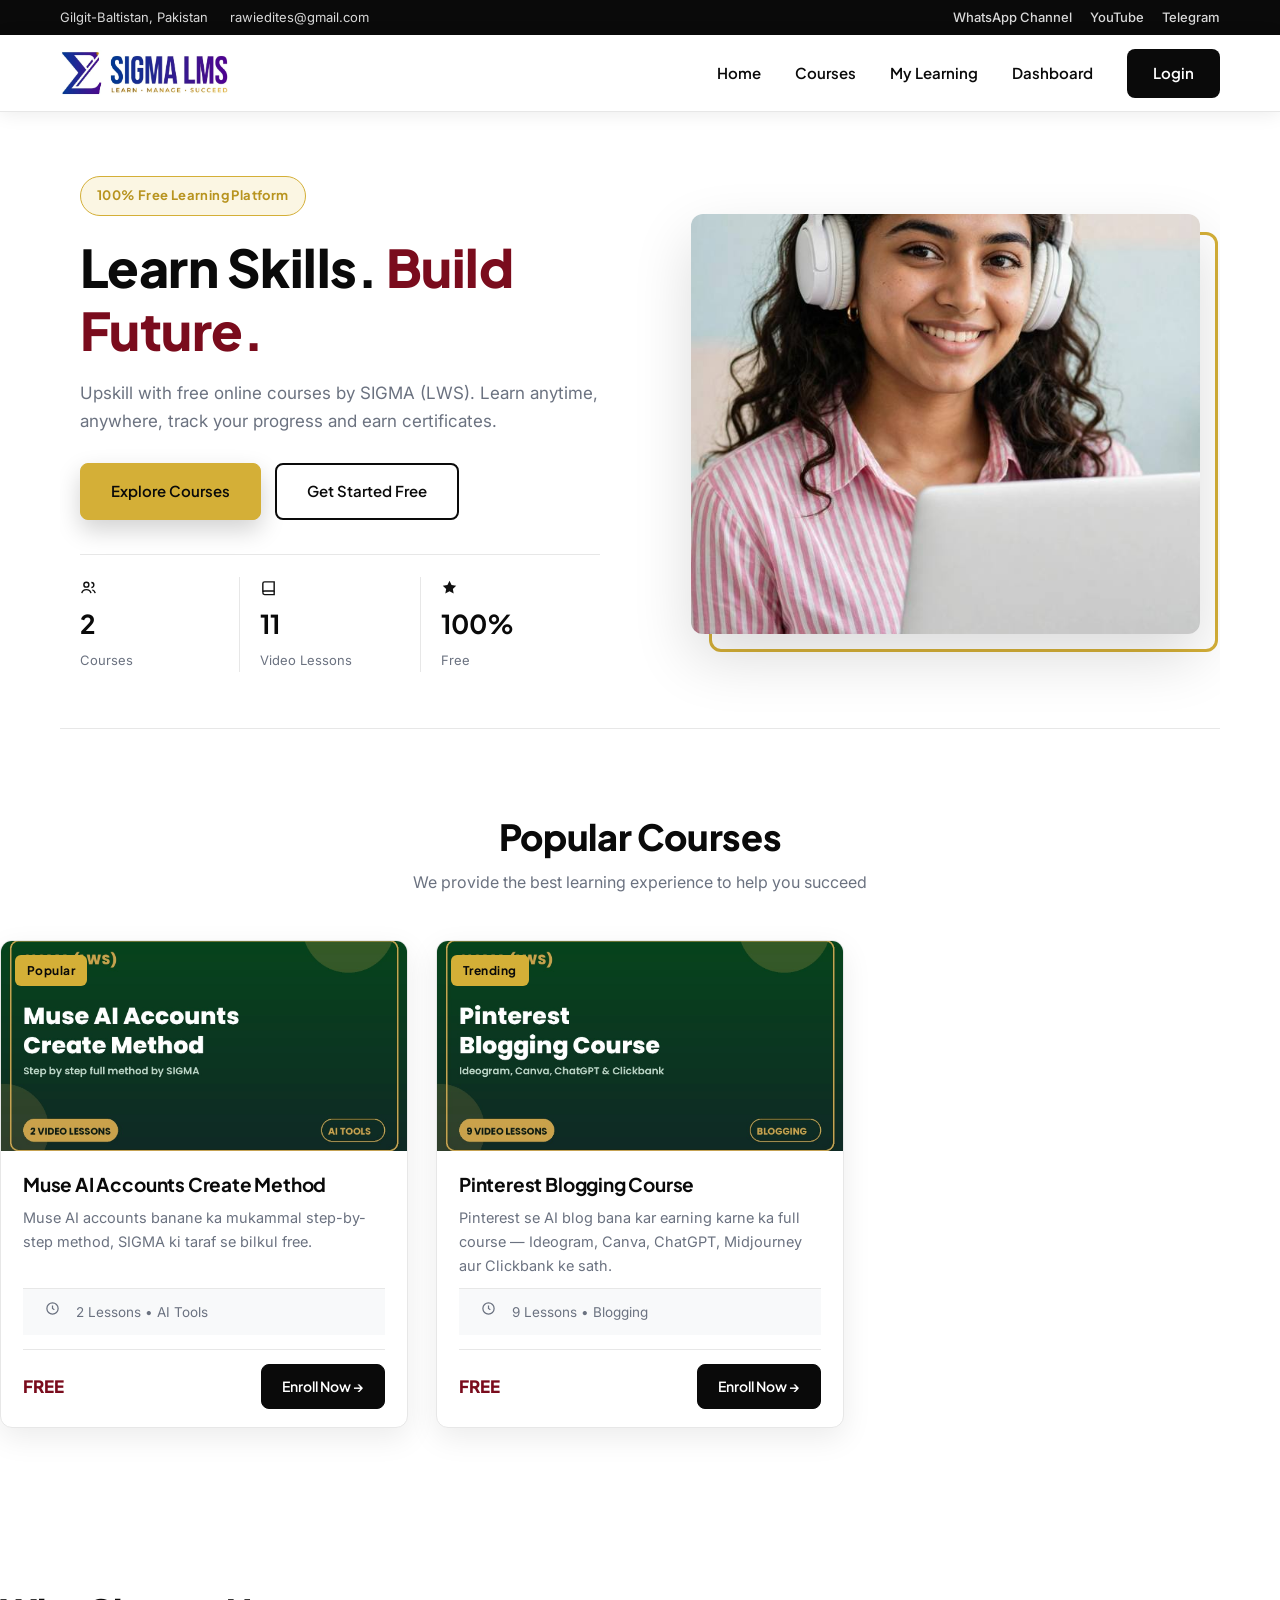
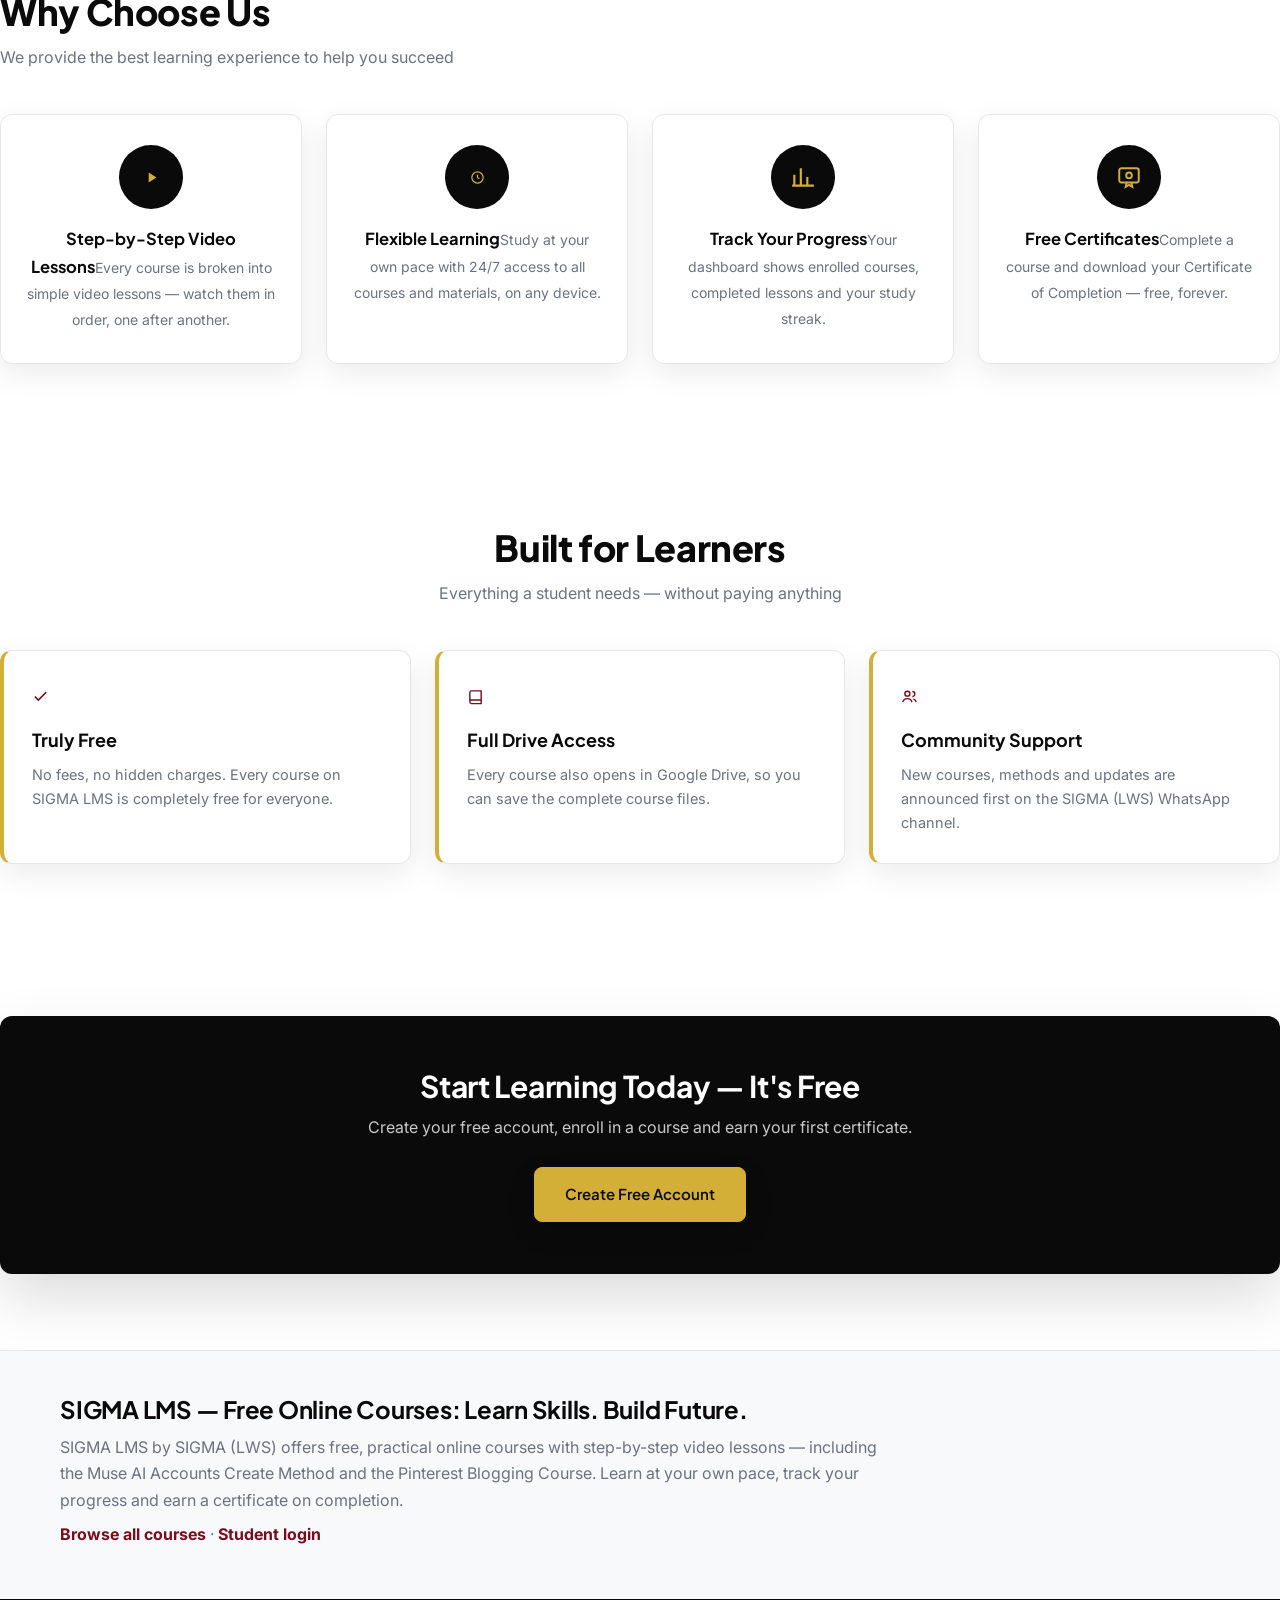
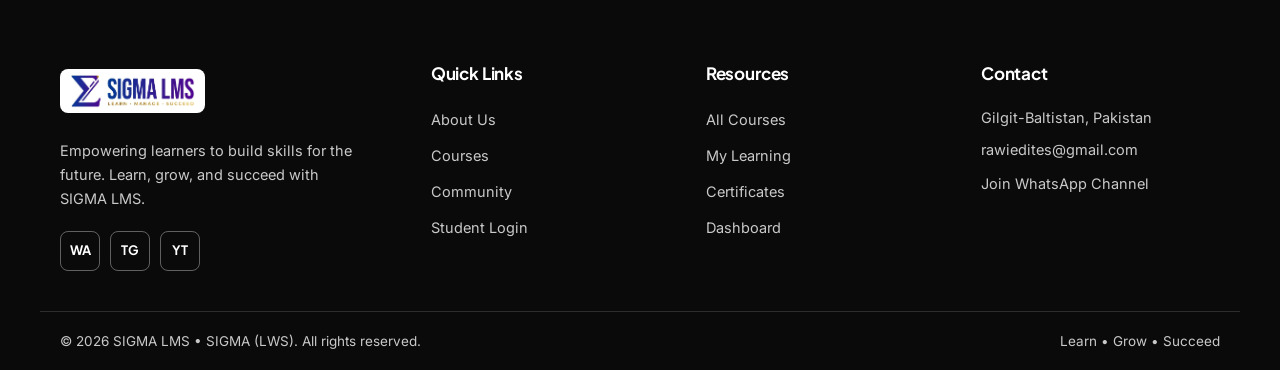
<file: index.html>
<!DOCTYPE html>
<html lang="en">
<head>
<meta charset="UTF-8">
<meta name="viewport" content="width=device-width, initial-scale=1.0">
<title>SIGMA LMS — Learn Skills. Build Future.</title>
<meta name="description" content="Free online courses by SIGMA (LWS) — learn practical skills with step-by-step video lessons, track your progress and earn certificates.">
<link rel="icon" type="image/png" href="assets/favicon.png">
<link rel="preconnect" href="https://fonts.googleapis.com">
<link href="https://fonts.googleapis.com/css2?family=Plus+Jakarta+Sans:wght@500;600;700;800&family=Inter:wght@400;500;600;700&display=swap" rel="stylesheet">
<link rel="canonical" href="https://sigmapack4-design.github.io/sigma-lms/">
<meta property="og:type" content="website">
<meta property="og:site_name" content="SIGMA LMS">
<meta property="og:title" content="SIGMA LMS — Learn Skills. Build Future.">
<meta property="og:description" content="Free online courses by SIGMA (LWS) — learn practical skills with step-by-step video lessons, track your progress and earn certificates.">
<meta property="og:url" content="https://sigmapack4-design.github.io/sigma-lms/">
<meta property="og:image" content="https://sigmapack4-design.github.io/sigma-lms/assets/edu-girl.jpg">
<meta name="twitter:card" content="summary_large_image">
<meta name="twitter:title" content="SIGMA LMS — Learn Skills. Build Future.">
<meta name="twitter:description" content="Free online courses by SIGMA (LWS) — step-by-step video lessons, progress tracking and certificates.">
<meta name="twitter:image" content="https://sigmapack4-design.github.io/sigma-lms/assets/edu-girl.jpg">
<script type="application/ld+json">
{"@context":"https://schema.org","@type":"WebSite","name":"SIGMA LMS","url":"https://sigmapack4-design.github.io/sigma-lms/","description":"Free online courses by SIGMA (LWS) — practical skills with step-by-step video lessons and certificates.","publisher":{"@type":"Organization","name":"SIGMA (LWS)","logo":"https://sigmapack4-design.github.io/sigma-lms/assets/logo-mark.png"}}
</script>
<link rel="stylesheet" href="style.css?v=10">
</head>
<body>

<div class="strip">
  <div class="strip-in">
    <div class="strip-left">
      <span>Gilgit-Baltistan, Pakistan</span>
      <span>rawiedites@gmail.com</span>
    </div>
    <div class="strip-right">
      <a href="https://whatsapp.com/channel/0029VbE0bx5BKfhvceuZrE1I" target="_blank" rel="noopener">WhatsApp Channel</a>
      <a href="https://www.youtube.com/@sigmapackofficial" target="_blank" rel="noopener">YouTube</a>
      <a href="https://t.me/sigmabanner_bot" target="_blank" rel="noopener">Telegram</a>
    </div>
  </div>
</div>

<header class="navbar" id="navbar">
  <div class="nav-in">
    <a class="brand" href="#/"><img src="assets/logo-full.webp" alt="SIGMA LMS — Learn, Manage, Succeed"></a>
    <nav class="topnav" id="navPanel">
      <a href="#/" class="nl">Home</a>
      <a href="#/courses" class="nl">Courses</a>
      <a href="#/dashboard" class="nl">My Learning</a>
      <a href="#/dashboard" class="nl">Dashboard</a>
      <a href="#/login" class="loginbtn" id="authBtn">Login</a>
    </nav>
    <button class="burger" id="burgerBtn" aria-label="Menu"><span></span><span></span><span></span></button>
  </div>
</header>

<main id="app"></main>


<section class="seo-block"><div class="wrap">
<h1>SIGMA LMS — Free Online Courses: Learn Skills. Build Future.</h1>
<p>SIGMA LMS by SIGMA (LWS) offers free, practical online courses with step-by-step video lessons — including the Muse AI Accounts Create Method and the Pinterest Blogging Course. Learn at your own pace, track your progress and earn a certificate on completion.</p>
<p><a href="#/courses">Browse all courses</a> · <a href="#/login">Student login</a></p>
</div></section>
<footer class="footer">
  <div class="footer-in">
    <div class="fcol fbrand">
      <a class="brand" href="#/"><img src="assets/logo-full.webp" alt="SIGMA LMS"></a>
      <p>Empowering learners to build skills for the future. Learn, grow, and succeed with SIGMA LMS.</p>
      <div class="socials">
        <a href="https://whatsapp.com/channel/0029VbE0bx5BKfhvceuZrE1I" target="_blank" rel="noopener" aria-label="WhatsApp">WA</a>
        <a href="https://t.me/sigmabanner_bot" target="_blank" rel="noopener" aria-label="Telegram">TG</a>
        <a href="https://www.youtube.com/@sigmapackofficial" target="_blank" rel="noopener" aria-label="YouTube">YT</a>
      </div>
    </div>
    <div class="fcol">
      <h4>Quick Links</h4>
      <a href="#/">About Us</a>
      <a href="#/courses">Courses</a>
      <a href="https://whatsapp.com/channel/0029VbE0bx5BKfhvceuZrE1I" target="_blank" rel="noopener">Community</a>
      <a href="#/login">Student Login</a>
    </div>
    <div class="fcol">
      <h4>Resources</h4>
      <a href="#/courses">All Courses</a>
      <a href="#/dashboard">My Learning</a>
      <a href="#/dashboard">Certificates</a>
      <a href="#/dashboard">Dashboard</a>
    </div>
    <div class="fcol">
      <h4>Contact</h4>
      <p>Gilgit-Baltistan, Pakistan</p>
      <p>rawiedites@gmail.com</p>
      <a href="https://whatsapp.com/channel/0029VbE0bx5BKfhvceuZrE1I" target="_blank" rel="noopener">Join WhatsApp Channel</a>
    </div>
  </div>
  <div class="fbar"><span>© 2026 SIGMA LMS • SIGMA (LWS). All rights reserved.</span><span>Learn • Grow • Succeed</span></div>
</footer>

<script src="data.js?v=10"></script>
<script src="app.js?v=10"></script>
</body>
</html>
</file>
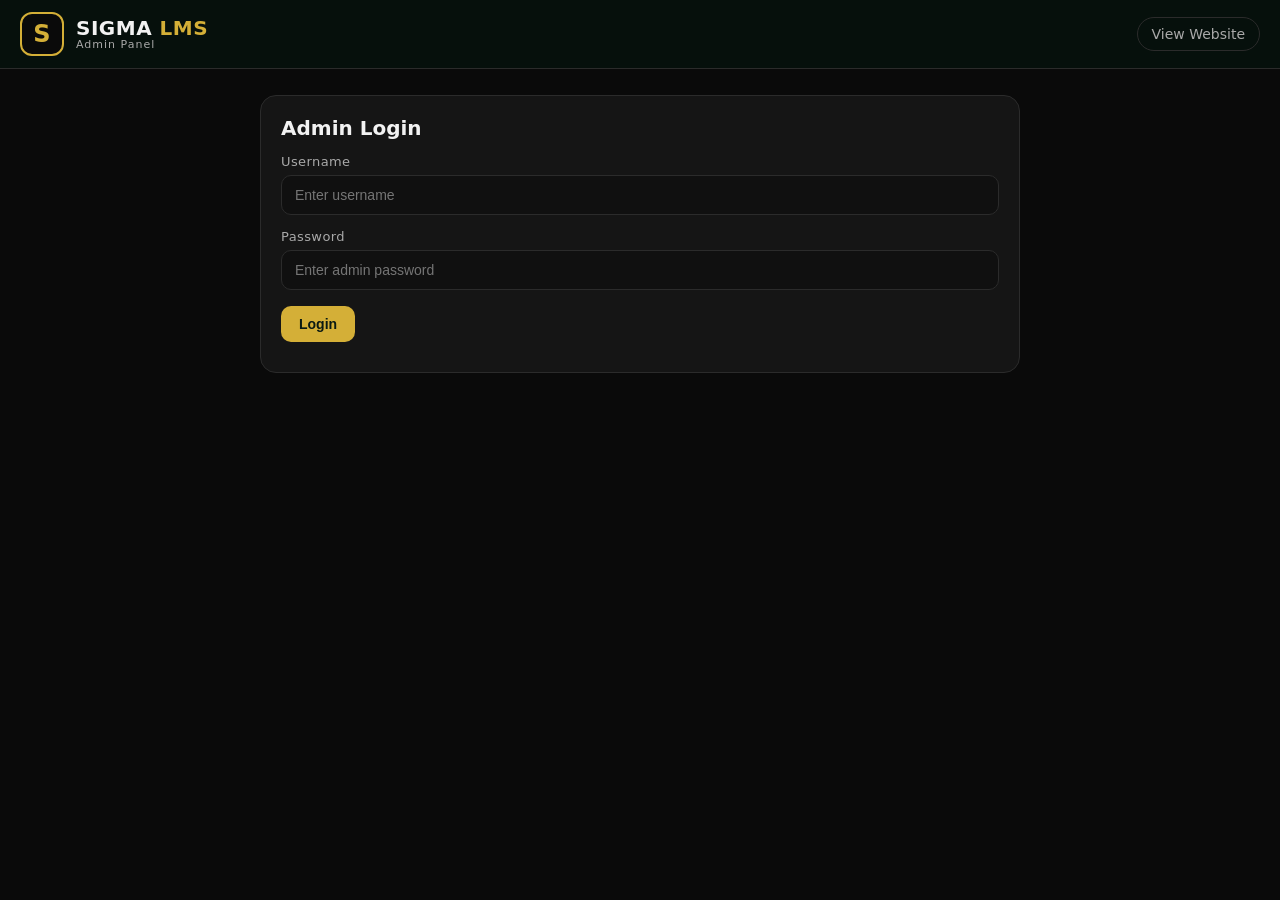
<file: admin.html>
<!DOCTYPE html>
<html lang="en">
<head>
<meta charset="UTF-8">
<meta name="robots" content="noindex, nofollow">
<meta name="viewport" content="width=device-width, initial-scale=1.0">
<title>SIGMA LMS — Admin Panel</title>
<link rel="stylesheet" href="admin.css?v=2">
<style>
  .panel{max-width:760px;margin:0 auto}
  .card2{background:var(--panel);border:1px solid var(--line);border-radius:16px;padding:20px;margin-bottom:18px}
  label{display:block;font-size:13px;color:var(--muted);margin:14px 0 6px;letter-spacing:.4px}
  input[type=text],input[type=password],input[type=url],textarea,select{width:100%;background:var(--panel2);border:1px solid var(--line);border-radius:10px;padding:11px 13px;color:var(--text);font-size:14px;outline:none}
  input:focus,textarea:focus{border-color:var(--gold)}
  textarea{min-height:110px;resize:vertical;font-family:inherit}
  .row{display:flex;gap:10px;flex-wrap:wrap;margin-top:16px}
  .item{display:flex;justify-content:space-between;align-items:center;gap:10px;background:var(--panel2);border:1px solid var(--line);border-radius:10px;padding:10px 14px;margin-top:8px;font-size:14px}
  .del{background:#5a1f1f;color:#ffb4b4;border:1px solid #7a2d2d;padding:7px 12px;border-radius:8px;cursor:pointer}
  .note{font-size:13px;color:var(--muted);line-height:1.6;margin-top:10px}
  h2{font-size:20px} h3{font-size:16px;margin-bottom:4px}
</style>
</head>
<body>
<header class="topbar">
  <a class="brand" href="index.html"><span class="brand-badge">S</span><span class="brand-text">SIGMA <b>LMS</b><small>Admin Panel</small></span></a>
  <nav class="topnav"><a href="index.html">View Website</a></nav>
</header>

<main>
  <div class="panel" id="loginBox">
    <div class="card2">
      <h2>Admin Login</h2>
      <label>Username</label>
      <input type="text" id="un" placeholder="Enter username" autocomplete="username">
      <label>Password</label>
      <input type="password" id="pw" placeholder="Enter admin password" autocomplete="current-password">
      <div class="row"><button class="btn" id="loginBtn">Login</button></div>
      <p class="note" id="loginMsg"></p>
    </div>
  </div>

  <div class="panel" id="adminBox" style="display:none">
    <div class="card2">
      <h2>Add New Course</h2>
      <label>Course Title</label>
      <input type="text" id="cTitle" placeholder="e.g. Facebook Monetization Course">
      <label>Category</label>
      <input type="text" id="cCat" placeholder="e.g. Marketing">
      <label>Short Description</label>
      <input type="text" id="cDesc" placeholder="One line about the course">
      <label>Price (PKR) — 0 ya khali = FREE course</label>
      <input type="text" id="cPrice" inputmode="numeric" placeholder="e.g. 1499 (paid course) — khali = Free">
      <label>Google Drive Folder Link (Open in Drive button ke liye)</label>
      <input type="url" id="cFolder" placeholder="https://drive.google.com/drive/folders/...">
      <label>Thumbnail Image URL (khali choro to default lagega)</label>
      <input type="url" id="cThumb" placeholder="https://...">
      <label>Lessons — har line mein: Lesson Title | Video Link (Drive file link ya direct video file link)</label>
      <textarea id="cLessons" placeholder="1. Pehla Lesson | https://drive.google.com/file/d/XXXX/view&#10;2. Dusra Lesson | https://drive.google.com/file/d/YYYY/view"></textarea>
      <div class="row">
        <button class="btn" id="addBtn">＋ Add Course</button>
        <button class="btn ghost" id="logoutBtn">Logout</button>
      </div>
      <p class="note" id="addMsg"></p>
      <p class="note">Note: Admin se added courses abhi is browser mein save hote hain. Sab visitors ke liye live karne ke liye neeche se Export karke file mujhe bhej dein, ya backend wala system lagne ke baad ye direct live hoga.</p>
    </div>

    <div class="card2">
      <h3>Coupon / Promo Codes</h3>
      <label>Coupon Code</label>
      <input type="text" id="cpCode" placeholder="e.g. SAVE50 ya EID2026">
      <label>Discount Type</label>
      <select id="cpType">
        <option value="pct">Percent (%) off</option>
        <option value="flat">Fixed Amount (Rs) off</option>
      </select>
      <label>Discount Value</label>
      <input type="text" id="cpValue" inputmode="numeric" placeholder="e.g. 50 (% ke liye) ya 500 (Rs ke liye)">
      <label>Applies To</label>
      <select id="cpCourse"><option value="all">All Paid Courses</option></select>
      <div class="row"><button class="btn" id="cpAdd">＋ Add Coupon</button></div>
      <p class="note" id="cpMsg"></p>
      <div id="couponList"></div>
      <p class="note">Student checkout page par coupon code lagayega to discount auto apply ho jayega. Coupon bhi abhi is browser mein save hota hai (courses ki tarah).</p>
    </div>

    <div class="card2">
      <h3>Your Added Courses</h3>
      <div id="customList"></div>
      <div class="row">
        <button class="btn ghost" id="exportBtn">Export JSON</button>
        <button class="btn ghost" id="importBtn">Import JSON</button>
        <input type="file" id="importFile" accept=".json" style="display:none">
      </div>
    </div>
  </div>
</main>

<script>
  const PW = 'Sigma@786';
  const UN = 'admin';
  const KEY = 'sigma-lms-custom';
  const $ = id => document.getElementById(id);

  function getCustom(){ try { return JSON.parse(localStorage.getItem(KEY) || '[]'); } catch(e){ return []; } }
  function setCustom(a){ localStorage.setItem(KEY, JSON.stringify(a)); }
  function driveId(link){ const m = String(link||'').match(/[-\w]{25,}/); return m ? m[0] : null; }
  function slugify(s){ return s.toLowerCase().replace(/[^a-z0-9]+/g,'-').replace(/^-+|-+$/g,'').slice(0,60) || ('course-' + Date.now()); }

  function renderList(){
    const list = getCustom();
    $('customList').innerHTML = list.length ? list.map((c,i)=>`
      <div class="item"><span><b>${c.title}</b> — ${c.lessons.length} lessons — <b>${c.price ? 'Rs ' + c.price : 'FREE'}</b></span>
      <button class="del" data-i="${i}">Delete</button></div>`).join('')
      : '<p class="note">Abhi koi course add nahi hua.</p>';
    document.querySelectorAll('.del').forEach(b => b.addEventListener('click', ()=>{
      const a = getCustom(); a.splice(parseInt(b.dataset.i,10),1); setCustom(a); renderList();
    }));
  }

  $('loginBtn').addEventListener('click', ()=>{
    if($('un').value.trim() === UN && $('pw').value === PW){ sessionStorage.setItem('sigma-lms-admin','1'); showAdmin(); }
    else $('loginMsg').textContent = 'Wrong username or password.';
  });
  function showAdmin(){ $('loginBox').style.display='none'; $('adminBox').style.display='block'; renderList(); renderCoupons(); }
  if(sessionStorage.getItem('sigma-lms-admin')==='1') showAdmin();
  $('logoutBtn').addEventListener('click', ()=>{ sessionStorage.removeItem('sigma-lms-admin'); location.reload(); });

  $('addBtn').addEventListener('click', ()=>{
    const title = $('cTitle').value.trim();
    if(title.length < 4){ $('addMsg').textContent = 'Course title sahi se likhein.'; return; }
    const lessons = $('cLessons').value.split('\n').map(s=>s.trim()).filter(Boolean).map(line=>{
      const parts = line.split('|');
      const t = (parts[0]||'Lesson').trim();
      const link = (parts[1]||'').trim();
      const id = driveId(link);
      if(id && link.includes('drive.google')) return { t, id };
      return { t, src: link };
    }).filter(l => l.id || l.src);
    if(!lessons.length){ $('addMsg').textContent = 'Kam az kam 1 lesson sahi link ke sath dein.'; return; }
    const course = {
      slug: slugify(title) + '-' + Date.now().toString(36),
      title,
      category: $('cCat').value.trim() || 'General',
      desc: $('cDesc').value.trim(),
      folder: $('cFolder').value.trim(),
      thumb: $('cThumb').value.trim() || 'assets/thumb-claude.jpg',
      price: parseInt(($('cPrice').value || '0').replace(/[^0-9]/g,''), 10) || 0,
      lessons
    };
    const a = getCustom(); a.push(course); setCustom(a);
    $('addMsg').textContent = 'Course add ho gaya. Website par ja kar dekhein.';
    $('cTitle').value = $('cCat').value = $('cDesc').value = $('cFolder').value = $('cThumb').value = $('cLessons').value = $('cPrice').value = '';
    renderList();
  });

  const CPKEY = 'sigma-lms-coupons';
  function getCoupons(){ try { return JSON.parse(localStorage.getItem(CPKEY) || '[]'); } catch(e){ return []; } }
  function setCoupons(a){ localStorage.setItem(CPKEY, JSON.stringify(a)); }
  function renderCoupons(){
    const list = getCoupons();
    const sel = $('cpCourse');
    const cur = sel.value;
    sel.innerHTML = '<option value="all">All Paid Courses</option>' + getCustom().map(c=>`<option value="${c.slug}">${c.title}</option>`).join('');
    sel.value = cur || 'all';
    $('couponList').innerHTML = list.length ? list.map((c,i)=>`
      <div class="item"><span><b>${c.code}</b> — ${c.type === 'pct' ? c.value + '% off' : 'Rs ' + c.value + ' off'} (${c.course === 'all' ? 'All courses' : c.course})</span>
      <button class="del" data-cp="${i}">Delete</button></div>`).join('')
      : '<p class="note">Abhi koi coupon nahi hai.</p>';
    document.querySelectorAll('[data-cp]').forEach(b => b.addEventListener('click', ()=>{
      const a = getCoupons(); a.splice(parseInt(b.dataset.cp,10),1); setCoupons(a); renderCoupons();
    }));
  }
  $('cpAdd').addEventListener('click', ()=>{
    const code = $('cpCode').value.trim().toUpperCase().replace(/\s+/g,'');
    const value = parseInt(($('cpValue').value || '0').replace(/[^0-9]/g,''), 10) || 0;
    if(code.length < 3){ $('cpMsg').textContent = 'Coupon code kam az kam 3 characters ka dein.'; return; }
    if(!value){ $('cpMsg').textContent = 'Discount value dein.'; return; }
    const a = getCoupons();
    if(a.some(c => c.code === code)){ $('cpMsg').textContent = 'Ye code pehle se mojood hai.'; return; }
    a.push({ code, type: $('cpType').value, value, course: $('cpCourse').value, active: true });
    setCoupons(a);
    $('cpMsg').textContent = 'Coupon add ho gaya: ' + code;
    $('cpCode').value = $('cpValue').value = '';
    renderCoupons();
  });

  $('exportBtn').addEventListener('click', ()=>{
    const blob = new Blob([JSON.stringify({ courses: getCustom(), coupons: getCoupons() }, null, 2)], {type:'application/json'});
    const a = document.createElement('a'); a.href = URL.createObjectURL(blob); a.download = 'sigma-lms-courses.json'; a.click();
  });
  $('importBtn').addEventListener('click', ()=> $('importFile').click());
  $('importFile').addEventListener('change', e=>{
    const f = e.target.files[0]; if(!f) return;
    const r = new FileReader();
    r.onload = ()=>{ try { const data = JSON.parse(r.result);
      if(Array.isArray(data)){ setCustom(data); }
      else if(data && Array.isArray(data.courses)){ setCustom(data.courses); if(Array.isArray(data.coupons)) setCoupons(data.coupons); }
      else { alert('File sahi nahi hai.'); return; }
      renderList(); renderCoupons(); alert('Import ho gaya.'); } catch(err){ alert('File sahi nahi hai.'); } };
    r.readAsText(f);
  });
</script>
</body>
</html>
</file>
<file: style.css>
/* SIGMA LMS — v9 design system (user spec 2026-11-26):
   Primary Black #0A0A0A, White / Light Grey #F8F9FA, Accent Gold #D4AF37,
   Accent Maroon #7A0C1D. Plus Jakarta Sans headings + Inter body.
   Minimal, sharp, 12px radius, no gradients, no emoji UI. */
*{box-sizing:border-box;margin:0;padding:0}
:root{
  --pri:#0A0A0A; --pri2:#0A0A0A;
  --dark:#0A0A0A; --ink:#111111; --mut:#6B7280; --bg:#fff; --soft:#F8F9FA;
  --line:#E7E7E7; --green:#7A0C1D; --gold:#D4AF37; --gold-dark:#B8941F; --maroon:#7A0C1D;
  --shadow:0 10px 30px rgba(10,10,10,.08); --shadow-lg:0 24px 60px rgba(10,10,10,.14);
}
html{scroll-behavior:smooth}
body{font-family:'Inter',system-ui,sans-serif;color:var(--ink);background:var(--bg);overflow-x:hidden;line-height:1.65;-webkit-font-smoothing:antialiased}
h1,h2,h3,h4{font-family:'Plus Jakarta Sans','Inter',sans-serif;color:var(--dark);line-height:1.22;letter-spacing:-.01em}
a{text-decoration:none;color:inherit}
img{display:block;max-width:100%}
.wrap{max-width:1200px;margin:0 auto;padding:0 20px}

/* ---------- Top strip ---------- */
.strip{background:#0A0A0A;color:#D8D8D8;font-size:13px}
.strip-in{max-width:1200px;margin:0 auto;padding:7px 20px;display:flex;justify-content:space-between;gap:16px;flex-wrap:wrap}
.strip-left{display:flex;gap:22px;flex-wrap:wrap}
.strip-right{display:flex;gap:18px}
.strip-right a{color:#D8D8D8;font-weight:500}
.strip-right a:hover{color:var(--gold)}

/* ---------- Navbar (sticky) ---------- */
.navbar{position:sticky;top:0;z-index:1000;background:#fff;box-shadow:0 2px 18px rgba(10,10,10,.08);border-bottom:1px solid var(--line)}
.nav-in{max-width:1200px;margin:0 auto;padding:0 20px;height:76px;display:flex;align-items:center;gap:28px}
.brand{display:flex;align-items:center;flex:none}
.brand img{height:46px;width:auto}
.topnav{margin-left:auto;display:flex;align-items:center;gap:6px}
.topnav a.nl{font-family:'Plus Jakarta Sans',sans-serif;font-size:15px;font-weight:600;color:var(--dark);padding:10px 14px;position:relative}
.topnav a.nl::after{content:"";position:absolute;left:14px;right:14px;bottom:4px;height:3px;background:var(--gold);transform:scaleX(0);transform-origin:left;transition:transform .25s}
.topnav a.nl:hover,.topnav a.nl.on{color:#000}
.topnav a.nl:hover::after,.topnav a.nl.on::after{transform:scaleX(1)}
.loginbtn{margin-left:14px;background:var(--black,#0A0A0A);background:#0A0A0A;color:#fff;font-family:'Plus Jakarta Sans',sans-serif;font-weight:600;font-size:15px;padding:12px 26px;border-radius:8px;transition:transform .2s,background .2s}
.loginbtn:hover{transform:translateY(-2px);background:#1d1d1d}
.burger{display:none;margin-left:auto;background:none;border:0;cursor:pointer;width:44px;height:44px;flex-direction:column;align-items:center;justify-content:center;gap:6px}
.burger span{display:block;width:26px;height:3px;background:var(--dark);border-radius:2px;transition:.25s}
.burger.x span:nth-child(1){transform:translateY(9px) rotate(45deg)}
.burger.x span:nth-child(2){opacity:0}
.burger.x span:nth-child(3){transform:translateY(-9px) rotate(-45deg)}

/* ---------- Buttons ---------- */
.btn{display:inline-flex;align-items:center;gap:8px;background:#0A0A0A;color:#fff;font-family:'Plus Jakarta Sans',sans-serif;font-weight:600;font-size:15px;padding:14px 30px;border-radius:8px;border:1px solid #0A0A0A;cursor:pointer;transition:transform .2s,background .2s}
.btn:hover{transform:translateY(-2px);background:#1d1d1d}
.btn.outline{background:#fff;color:#0A0A0A;border:2px solid #0A0A0A;box-shadow:none}
.btn.outline:hover{background:#0A0A0A;color:#fff}
.btn.ghost{background:transparent;color:#0A0A0A;box-shadow:none;border:2px solid var(--line)}
.btn.white{background:var(--gold);color:#0A0A0A;border-color:var(--gold);box-shadow:0 10px 24px rgba(0,0,0,.18)}
.btn.white:hover{background:var(--gold-dark);color:#fff}
.btn.sm{padding:10px 20px;font-size:14px}

/* ---------- Hero ---------- */
.hero{background:#fff;border-bottom:1px solid var(--line);overflow:hidden}
.hero-in{max-width:1200px;margin:0 auto;padding:64px 20px 56px;display:grid;grid-template-columns:1.05fr .95fr;gap:48px;align-items:center}
.hero-badge{display:inline-block;background:#FBF6E3;border:1px solid var(--gold);color:var(--gold-dark);font-family:'Plus Jakarta Sans',sans-serif;font-weight:700;font-size:13px;padding:8px 16px;border-radius:999px;letter-spacing:.03em}
.hero h1{font-size:52px;font-weight:800;margin:20px 0 16px}
.hero h1 .grad{color:var(--maroon)}
.hero p{font-size:17px;color:var(--mut);max-width:520px}
.hero-btns{display:flex;gap:14px;margin:28px 0 34px;flex-wrap:wrap}
.hero-stats{display:flex;gap:0;border-top:1px solid var(--line);padding-top:22px;max-width:520px}
.hs{flex:1}
.hs+.hs{border-left:1px solid var(--line);padding-left:20px}
.hs b{display:block;font-family:'Plus Jakarta Sans',sans-serif;font-size:26px;color:var(--dark)}
.hs span{font-size:13px;color:var(--mut)}
.hero-photo{position:relative;isolation:isolate}
.hero-photo::before{content:"";position:absolute;inset:18px -18px -18px 18px;border:3px solid var(--gold);border-radius:12px;z-index:0}
.hero-photo img{position:relative;z-index:1;width:100%;height:420px;object-fit:cover;border-radius:12px;box-shadow:var(--shadow-lg)}

/* ---------- Sections ---------- */
.section{padding:76px 0}
.section.soft{background:var(--soft)}
.sec-head{text-align:center;max-width:640px;margin:0 auto 44px}
.sec-head.left{text-align:left;margin-left:0}
.sec-head .s-title{display:inline-flex;align-items:center;gap:12px;font-family:'Plus Jakarta Sans',sans-serif;font-weight:700;font-size:14px;letter-spacing:2px;text-transform:uppercase;color:var(--maroon)}
.sec-head .s-title::before,.sec-head .s-title::after{content:"";width:34px;height:2px;background:var(--gold)}
.sec-head h2{font-size:36px;font-weight:800;margin-top:10px}
.sec-head .s-sub,.sec-head p{color:var(--mut);margin-top:10px;font-size:16px}
.page-head{background:var(--soft);border-bottom:1px solid var(--line);padding:52px 0 40px;text-align:center}
.page-head h1{font-size:40px;font-weight:800}
.page-head p{color:var(--mut);margin-top:8px}

/* ---------- Course cards ---------- */
.cgrid{display:grid;grid-template-columns:repeat(3,1fr);gap:28px}
.ccard{background:#fff;border:1px solid var(--line);border-radius:12px;overflow:hidden;box-shadow:var(--shadow);display:flex;flex-direction:column;transition:transform .25s,box-shadow .25s}
.ccard:hover{transform:translateY(-6px);box-shadow:var(--shadow-lg)}
.thumbwrap{position:relative;overflow:hidden;display:block}
.thumbwrap img{width:100%;height:210px;object-fit:cover;transition:transform .5s}
.ccard:hover .thumbwrap img{transform:scale(1.07)}
.cchip{position:absolute;top:14px;left:14px;background:var(--gold);color:#0A0A0A;font-family:'Plus Jakarta Sans',sans-serif;font-size:12px;font-weight:700;padding:6px 12px;border-radius:6px;z-index:2;letter-spacing:.04em}
.cchip.free{background:var(--maroon);color:#fff}
.ccat{position:absolute;top:14px;left:14px;background:#0A0A0A;color:#fff;font-family:'Plus Jakarta Sans',sans-serif;font-size:12px;font-weight:600;padding:6px 12px;border-radius:6px;z-index:2}
.ccard-body{padding:22px 22px 18px;display:flex;flex-direction:column;gap:10px;flex:1}
.ccard-body h3{font-size:19px;font-weight:700}
.cdesc{color:var(--mut);font-size:14.5px;flex:1}
.crow{display:flex;align-items:center;justify-content:space-between;border-top:1px solid var(--line);padding-top:14px;margin-top:4px}
.free{font-family:'Plus Jakarta Sans',sans-serif;font-weight:800;color:var(--maroon);font-size:17px}
.freeprice{font-family:'Plus Jakarta Sans',sans-serif;font-weight:800;color:var(--maroon);font-size:17px}
.paidprice{font-family:'Plus Jakarta Sans',sans-serif;font-weight:800;color:#0A0A0A;font-size:17px}
.cmeta{display:flex;gap:16px;color:var(--mut);font-size:13.5px;border-top:1px solid var(--line);padding:12px 22px;background:var(--soft)}
.cmeta span{display:inline-flex;align-items:center;gap:6px}

/* ---------- Why / benefits ---------- */
.why-grid{display:grid;grid-template-columns:repeat(4,1fr);gap:24px}
.why-item{background:#fff;border:1px solid var(--line);border-radius:12px;padding:30px 24px;text-align:center;box-shadow:var(--shadow);transition:transform .25s;display:flex;flex-direction:column;align-items:center;gap:6px}
.why-item:hover{transform:translateY(-5px);border-color:var(--gold)}
.why-item .ic{width:64px;height:64px;margin:0 auto 10px;border-radius:50%;background:#0A0A0A;color:var(--gold);display:flex;align-items:center;justify-content:center;font-size:26px}
.why-item b{font-family:'Plus Jakarta Sans',sans-serif;font-size:16.5px;color:var(--dark)}
.why-item small{color:var(--mut);font-size:14px;line-height:1.55}
.bgrid{display:grid;grid-template-columns:repeat(3,1fr);gap:24px}
.bcard{background:#fff;border:1px solid var(--line);border-left:4px solid var(--gold);border-radius:12px;padding:28px;box-shadow:var(--shadow)}
.bcard .ic{color:var(--maroon);font-size:22px;display:block;margin-bottom:10px}
.bcard b{font-family:'Plus Jakarta Sans',sans-serif;font-size:18px;display:block;margin-bottom:8px;color:var(--dark)}
.bcard p{color:var(--mut);font-size:14.5px}

/* ---------- CTA banner ---------- */
.cta{background:#0A0A0A;border-radius:12px;padding:52px 40px;text-align:center;color:#fff;box-shadow:var(--shadow-lg)}
.cta h3{color:#fff;font-size:30px;margin-bottom:10px;font-family:'Plus Jakarta Sans',sans-serif}
.cta h2{color:#fff;font-size:32px;margin-bottom:10px}
.cta p{color:#C9C9C9;max-width:560px;margin:0 auto 26px}

/* ---------- Filters / courses page ---------- */
.filters{display:flex;gap:14px;flex-wrap:wrap;align-items:center;margin-bottom:26px}
.searchbox{flex:1;min-width:220px;display:flex;align-items:center;gap:10px}
.searchbox input,.sortsel,.fld input,.fld select{width:100%;padding:13px 16px;border:1.5px solid var(--line);border-radius:8px;font:inherit;font-size:15px;background:#fff;color:var(--ink)}
.searchbox input:focus,.sortsel:focus,.fld input:focus,.fld select:focus{outline:none;border-color:var(--gold-dark)}
.sortsel{width:auto}
.chips{display:flex;gap:10px;flex-wrap:wrap;margin-bottom:24px}
.chip{font-family:'Plus Jakarta Sans',sans-serif;font-size:13.5px;font-weight:600;padding:9px 18px;border-radius:999px;border:1.5px solid var(--line);background:#fff;color:var(--dark);cursor:pointer;transition:.2s}
.chip:hover{border-color:#0A0A0A}
.chip.on{background:#0A0A0A;color:#fff;border-color:#0A0A0A}
.showing{color:var(--mut);font-size:14px;margin-bottom:18px}
.empty{text-align:center;color:var(--mut);padding:60px 20px;font-size:16px}

/* ---------- Course page / player ---------- */
.coursepage{padding:44px 0 70px;max-width:1200px;margin:0 auto;padding-left:20px;padding-right:20px}
.backlink{display:inline-block;color:var(--maroon);font-weight:600;margin-bottom:18px}
.course-head{max-width:820px}
.course-head h1,.course-head h2{font-size:34px;margin:10px 0}
.course-head p{color:var(--mut)}
.player-wrap{margin:26px 0;background:#000;border-radius:12px;overflow:hidden;box-shadow:var(--shadow-lg)}
.player-wrap iframe{width:100%;aspect-ratio:16/9;border:0;display:block}
.player-actions{display:flex;gap:12px;flex-wrap:wrap;margin:18px 0 30px}
.prog{height:10px;background:#ECECEC;border-radius:99px;overflow:hidden;margin:10px 0 6px}
.prog i{display:block;height:100%;background:var(--gold);border-radius:99px;transition:width .4s}
.pct{font-size:13.5px;color:var(--mut)}
.lessons{display:flex;flex-direction:column;gap:10px;margin-top:14px}
.lesson{display:flex;align-items:center;gap:14px;text-align:left;width:100%;background:#fff;border:1.5px solid var(--line);border-radius:8px;padding:15px 18px;font:inherit;cursor:pointer;transition:.2s}
.lesson:hover{border-color:var(--gold-dark)}
.lesson .n{flex:none;width:34px;height:34px;border-radius:50%;background:var(--soft);color:#0A0A0A;font-family:'Plus Jakarta Sans',sans-serif;font-weight:700;display:flex;align-items:center;justify-content:center;font-size:14px;border:1px solid var(--line)}
.lesson.playing{border-color:var(--gold-dark);background:#FBF6E3}
.lesson.done .n{background:var(--maroon);color:#fff;border-color:var(--maroon)}
.lesson .dl,.lesson .done{margin-left:auto;color:var(--maroon);font-weight:600;font-size:13px}
.cert-banner{margin-top:26px;background:#FBF6E3;border:1.5px solid var(--gold);border-radius:12px;padding:24px;display:flex;gap:18px;align-items:center;flex-wrap:wrap;box-shadow:var(--shadow)}
.cert-banner h3{font-size:19px}
.cert-banner p{color:var(--mut);font-size:14.5px}

/* ---------- Auth ---------- */
.auth{display:grid;grid-template-columns:1fr 1fr;min-height:calc(100vh - 76px)}
.auth-side{background:#0A0A0A;color:#fff;padding:56px 48px;display:flex;flex-direction:column;justify-content:center;gap:18px}
.auth-side img.student{width:100%;max-width:380px;border-radius:12px;box-shadow:var(--shadow-lg)}
.auth-side h2{color:#fff;font-size:30px}
.auth-side p{color:#D8D8D8}
.auth-card{display:flex;align-items:center;justify-content:center;padding:48px 24px;background:var(--soft)}
.auth-form{background:#fff;border:1px solid var(--line);border-radius:12px;box-shadow:var(--shadow);padding:38px;width:100%;max-width:430px}
.auth-form h2{font-size:26px;margin-bottom:6px}
.auth-form .sub{color:var(--mut);margin-bottom:22px;font-size:14.5px}
.fld{margin-bottom:16px}
.fld label{display:block;font-family:'Plus Jakarta Sans',sans-serif;font-size:13.5px;font-weight:600;margin-bottom:7px;color:var(--dark)}
.auth-form .btn{width:100%;justify-content:center;margin-top:6px}
.auth-err{background:#FDECEC;color:#8A1F1F;border:1px solid #F5C6C2;border-radius:8px;padding:11px 14px;font-size:14px;margin-bottom:16px}
.auth-alt{text-align:center;margin-top:18px;color:var(--mut);font-size:14.5px}
.auth-alt a{color:var(--maroon);font-weight:700}
.auth-note{margin-top:16px;font-size:12.5px;color:var(--mut);background:var(--soft);border-radius:8px;padding:10px 12px}
.gate{text-align:center;padding:80px 20px}
.gate h2{font-size:28px;margin-bottom:10px}
.gate p{color:var(--mut);margin-bottom:24px}

/* ---------- Dashboard ---------- */
.dash{display:grid;grid-template-columns:270px 1fr;gap:0;max-width:1200px;margin:0 auto;padding:36px 20px 70px}
.dash-side{background:#0A0A0A;color:#E8E8E8;border-radius:12px;padding:28px 22px;height:fit-content;position:sticky;top:100px}
.dash-side .av{width:58px;height:58px;border-radius:50%;background:var(--gold);display:flex;align-items:center;justify-content:center;font-family:'Plus Jakarta Sans',sans-serif;font-size:23px;font-weight:800;color:#0A0A0A;margin-bottom:12px}
.dash-side h3{color:#fff;font-size:18px}
.dash-side .dsub{color:#A9A9A9;font-size:13.5px;margin-bottom:22px}
.dash-side a{display:block;padding:11px 14px;border-radius:8px;color:#E8E8E8;font-weight:500;margin-bottom:4px}
.dash-side a:hover,.dash-side a.cur{background:#1D1D1D;color:#fff}
.dash-main{padding:6px 0 0 30px;min-width:0}
.dash-main h2{font-size:26px;margin-bottom:18px}
.stat-grid{display:grid;grid-template-columns:repeat(4,1fr);gap:18px;margin-bottom:28px}
.stat-card{background:#fff;border:1px solid var(--line);border-radius:12px;padding:22px;box-shadow:var(--shadow)}
.stat-card b{display:block;font-family:'Plus Jakarta Sans',sans-serif;font-size:28px;color:#0A0A0A}
.stat-card span{color:var(--mut);font-size:13.5px}
.panel{background:#fff;border:1px solid var(--line);border-radius:12px;padding:26px;box-shadow:var(--shadow);margin-bottom:24px}
.panel h3{font-size:19px;margin-bottom:16px}
.dprog{margin-bottom:18px}
.dprog .s-row{display:flex;justify-content:space-between;font-size:14.5px;margin-bottom:4px}
.dprog .s-meta{color:var(--mut);font-size:13px}
.recent-item{display:flex;justify-content:space-between;gap:14px;padding:11px 0;border-bottom:1px solid var(--line);font-size:14.5px}
.recent-item:last-child{border-bottom:0}
.cert-item{display:flex;justify-content:space-between;align-items:center;gap:14px;padding:13px 0;border-bottom:1px solid var(--line)}
.cert-item:last-child{border-bottom:0}
.dp-top{display:flex;justify-content:space-between;align-items:center;gap:14px;flex-wrap:wrap;margin-bottom:18px}

/* ---------- Checkout ---------- */
.checkout{padding:44px 0 70px;max-width:1200px;margin:0 auto;padding-left:20px;padding-right:20px}
.co-grid{display:grid;grid-template-columns:1.15fr .85fr;gap:28px;align-items:start}
.co-card{background:#fff;border:1px solid var(--line);border-radius:12px;box-shadow:var(--shadow);padding:30px}
.co-title{font-size:22px;margin-bottom:6px}
.co-sub{color:var(--mut);margin-bottom:22px;font-size:14.5px}
.coupon-row{display:flex;gap:10px}
.coupon-row input{flex:1;padding:13px 16px;border:1.5px solid var(--line);border-radius:8px;font:inherit}
.coupon-row input:focus{outline:none;border-color:var(--gold-dark)}
.co-msg{font-size:14px;margin-top:10px;color:var(--maroon);font-weight:600}
.method{display:flex;gap:12px;align-items:center;border:1.5px solid var(--line);border-radius:8px;padding:15px 18px;margin-bottom:12px;cursor:pointer;font-weight:500}
.method:has(input:checked){border-color:var(--gold-dark);background:#FBF6E3}
.method input{accent-color:var(--maroon)}
.summary img{width:100%;height:170px;object-fit:cover;border-radius:8px;margin-bottom:16px}
.summary .s-row{display:flex;justify-content:space-between;padding:9px 0;border-bottom:1px solid var(--line);font-size:15px}
.summary .total{font-family:'Plus Jakarta Sans',sans-serif;font-weight:800;font-size:19px;color:var(--dark)}
.co-note{font-size:13px;color:var(--mut);margin-top:14px}
.co-ok{text-align:center;padding:30px 10px}
.co-ok h3{font-size:24px;color:var(--maroon);margin-bottom:10px}
.co-ok p{color:var(--mut)}

/* ---------- Footer ---------- */
.footer{background:#0A0A0A;color:#C9C9C9;margin-top:0}
.footer-in{max-width:1200px;margin:0 auto;padding:64px 20px 40px;display:grid;grid-template-columns:1.4fr 1fr 1fr 1fr;gap:36px}
.footer .brand img{height:44px;background:#fff;padding:5px 10px;border-radius:8px}
.fcol h4{color:#fff;font-size:17px;margin-bottom:18px}
.fcol a{display:block;color:#C9C9C9;padding:6px 0;font-size:14.5px}
.fcol a:hover{color:var(--gold)}
.fcol p{font-size:14.5px;padding:4px 0}
.fbrand p{margin:16px 0;max-width:300px}
.socials{display:flex;gap:10px}
.socials a{width:40px;height:40px;border:1px solid rgba(255,255,255,.35);border-radius:8px;display:flex;align-items:center;justify-content:center;font-family:'Plus Jakarta Sans',sans-serif;font-weight:700;font-size:13px;padding:0;color:#fff}
.socials a:hover{background:var(--gold);border-color:var(--gold);color:#0A0A0A}
.fbar{border-top:1px solid rgba(255,255,255,.14);padding:18px 20px;max-width:1200px;margin:0 auto;display:flex;justify-content:space-between;gap:14px;flex-wrap:wrap;font-size:13.5px}

/* ---------- Reveal animation (fast, transform-led) ---------- */
.rv{opacity:0;transform:translateY(18px);transition:opacity .45s ease,transform .45s ease}
.rv.in{opacity:1;transform:none}

/* ---------- Responsive ---------- */
@media(max-width:1020px){
  .cgrid{grid-template-columns:repeat(2,1fr)}
  .why-grid{grid-template-columns:repeat(2,1fr)}
  .hero-in{grid-template-columns:1fr;padding-top:44px}
  .hero-photo img{height:320px}
  .hero p{max-width:none}
  .dash{grid-template-columns:1fr}
  .dash-side{position:static;margin-bottom:24px}
  .dash-main{padding-left:0}
  .footer-in{grid-template-columns:1fr 1fr}
}
@media(max-width:760px){
  .strip-left span:last-child{display:none}
  .strip-right{display:none}
  .nav-in{height:66px}
  .brand img{height:38px}
  .burger{display:flex}
  .topnav{position:absolute;top:100%;left:0;right:0;background:#fff;flex-direction:column;align-items:stretch;gap:0;padding:0 20px;box-shadow:0 24px 34px rgba(10,10,10,.16);max-height:0;overflow:hidden;transition:max-height .3s ease,padding .3s ease}
  .topnav.open{max-height:340px;padding:12px 20px 18px}
  .topnav a.nl{padding:13px 6px;border-bottom:1px solid var(--line);font-size:16px}
  .topnav a.nl::after{display:none}
  .loginbtn{margin:14px 0 4px;text-align:center}
  .hero h1{font-size:36px}
  .hero-stats{flex-wrap:wrap;gap:16px}
  .hs+.hs{border-left:0;padding-left:0}
  .cgrid,.bgrid{grid-template-columns:1fr}
  .why-grid{grid-template-columns:1fr}
  .stat-grid{grid-template-columns:repeat(2,1fr)}
  .auth{grid-template-columns:1fr}
  .auth-side{display:none}
  .co-grid{grid-template-columns:1fr}
  .section{padding:54px 0}
  .sec-head h2{font-size:29px}
  .page-head h1{font-size:31px}
  .course-head h1,.course-head h2{font-size:27px}
  .cta{padding:38px 22px}
  .cta h3{font-size:24px}
  .footer-in{grid-template-columns:1fr;padding:46px 20px 30px}
}

/* SEO intro block (static, crawler-visible) */
.seo-block{background:var(--soft);border-top:1px solid var(--line);padding:44px 0}
.seo-block h1{font-size:24px;margin-bottom:10px}
.seo-block p{color:var(--mut);max-width:820px;margin-bottom:8px}
.seo-block a{color:var(--maroon);font-weight:700}
</file>
<file: admin.css>
*{box-sizing:border-box;margin:0;padding:0}
:root{
  --bg:#0A0A0A; --panel:#151515; --panel2:#101010; --line:#2B2B2B;
  --text:#F2F2F2; --muted:#A9A9A9; --gold:#D4AF37; --green:#128c4a;
}
html{scroll-behavior:smooth}
body{background:var(--bg);color:var(--text);font-family:'Inter',system-ui,Arial,sans-serif;min-height:100vh}
a{color:inherit;text-decoration:none}
.topbar{position:sticky;top:0;z-index:50;display:flex;align-items:center;justify-content:space-between;gap:12px;padding:12px 20px;background:rgba(7,18,14,.92);backdrop-filter:blur(8px);border-bottom:1px solid var(--line)}
.brand{display:flex;align-items:center;gap:12px}
.brand-badge{width:44px;height:44px;border-radius:12px;background:#0A0A0A;border:2px solid var(--gold);display:flex;align-items:center;justify-content:center;font-size:24px;font-weight:800;color:var(--gold)}
.brand-text{font-size:20px;font-weight:700;letter-spacing:.5px;line-height:1.05}
.brand-text b{color:var(--gold)}
.brand-text small{display:block;font-size:11px;color:var(--muted);font-weight:500;letter-spacing:1px}
.topnav{display:flex;gap:10px;align-items:center;flex-wrap:wrap}
.topnav a{padding:8px 14px;border:1px solid var(--line);border-radius:999px;font-size:14px;color:var(--muted)}
.topnav a:hover{color:var(--text);border-color:var(--gold)}
.topnav a.wa{background:var(--green);border-color:var(--green);color:#fff;font-weight:600}
main{max-width:1180px;margin:0 auto;padding:26px 16px 60px}
.hero{padding:34px 6px 10px;text-align:left}
.hero h1{font-size:clamp(28px,5vw,46px);line-height:1.12;font-weight:800}
.hero h1 span{color:var(--gold)}
.hero p{color:var(--muted);margin-top:10px;font-size:16px;max-width:640px}
.searchbar{margin:22px 0 8px;display:flex;gap:10px}
.searchbar input{flex:1;background:var(--panel);border:1px solid var(--line);border-radius:12px;padding:13px 16px;color:var(--text);font-size:15px;outline:none}
.searchbar input:focus{border-color:var(--gold)}
.chips{display:flex;gap:8px;flex-wrap:wrap;margin:10px 0 20px}
.chip{padding:7px 14px;border-radius:999px;border:1px solid var(--line);background:var(--panel2);color:var(--muted);font-size:13px;cursor:pointer}
.chip.on{background:var(--gold);color:#0a1a13;border-color:var(--gold);font-weight:700}
.grid{display:grid;grid-template-columns:repeat(auto-fill,minmax(320px,1fr));gap:20px}
.card{background:var(--panel);border:1px solid var(--line);border-radius:16px;overflow:hidden;transition:transform .18s ease,border-color .18s ease}
.card:hover{transform:translateY(-4px);border-color:var(--gold)}
.card img{width:100%;aspect-ratio:16/9;object-fit:cover;display:block;background:#000}
.card-body{padding:16px}
.card-cat{font-size:11px;letter-spacing:1.5px;color:var(--gold);font-weight:700;text-transform:uppercase}
.card h3{font-size:19px;margin:6px 0 8px;line-height:1.3}
.card p{color:var(--muted);font-size:14px;line-height:1.5;display:-webkit-box;-webkit-line-clamp:2;-webkit-box-orient:vertical;overflow:hidden}
.card-meta{display:flex;justify-content:space-between;align-items:center;margin-top:14px}
.pill{font-size:12px;background:#123324;color:#bfe6cf;padding:5px 10px;border-radius:999px}
.prog{height:6px;background:#123324;border-radius:99px;margin-top:12px;overflow:hidden}
.prog i{display:block;height:100%;background:var(--gold)}
.btn{display:inline-block;padding:10px 18px;border-radius:10px;background:var(--gold);color:#0a1a13;font-weight:700;font-size:14px;border:none;cursor:pointer}
.btn.ghost{background:transparent;color:var(--text);border:1px solid var(--line)}
.btn.green{background:var(--green);color:#fff}
.btn:disabled{opacity:.45;cursor:default}
.player-wrap{background:#000;border:1px solid var(--line);border-radius:16px;overflow:hidden}
.player-wrap iframe,.player-wrap video{width:100%;aspect-ratio:16/9;display:block;border:0;background:#000}
.course-head{margin:18px 0 6px}
.course-head h2{font-size:clamp(22px,4vw,32px);line-height:1.25}
.course-head p{color:var(--muted);margin-top:8px;line-height:1.55}
.now{margin:14px 0 8px;font-size:16px}
.now b{color:var(--gold)}
.player-actions{display:flex;gap:10px;flex-wrap:wrap;margin:14px 0 22px}
.lessons{display:flex;flex-direction:column;gap:8px;margin-top:8px}
.lesson{display:flex;gap:12px;align-items:center;background:var(--panel);border:1px solid var(--line);border-radius:12px;padding:12px 14px;cursor:pointer;text-align:left;width:100%;color:var(--text);font-size:15px}
.lesson:hover{border-color:var(--gold)}
.lesson.playing{border-color:var(--gold);background:#10301f}
.lesson .n{width:30px;height:30px;flex:0 0 30px;border-radius:50%;background:#123324;color:#bfe6cf;display:flex;align-items:center;justify-content:center;font-size:13px;font-weight:700}
.lesson.playing .n{background:var(--gold);color:#0a1a13}
.lesson .done{margin-left:auto;color:var(--gold);font-weight:700}
.backlink{color:var(--muted);font-size:14px}
.backlink:hover{color:var(--gold)}
.empty{color:var(--muted);padding:30px 0;text-align:center}
.footer{border-top:1px solid var(--line);padding:26px 20px;text-align:center;color:var(--muted);font-size:14px;line-height:1.7}
.footer a{color:var(--gold)}
@media(max-width:640px){.topnav a{padding:7px 10px;font-size:13px}.brand-text{font-size:17px}}
</file>
